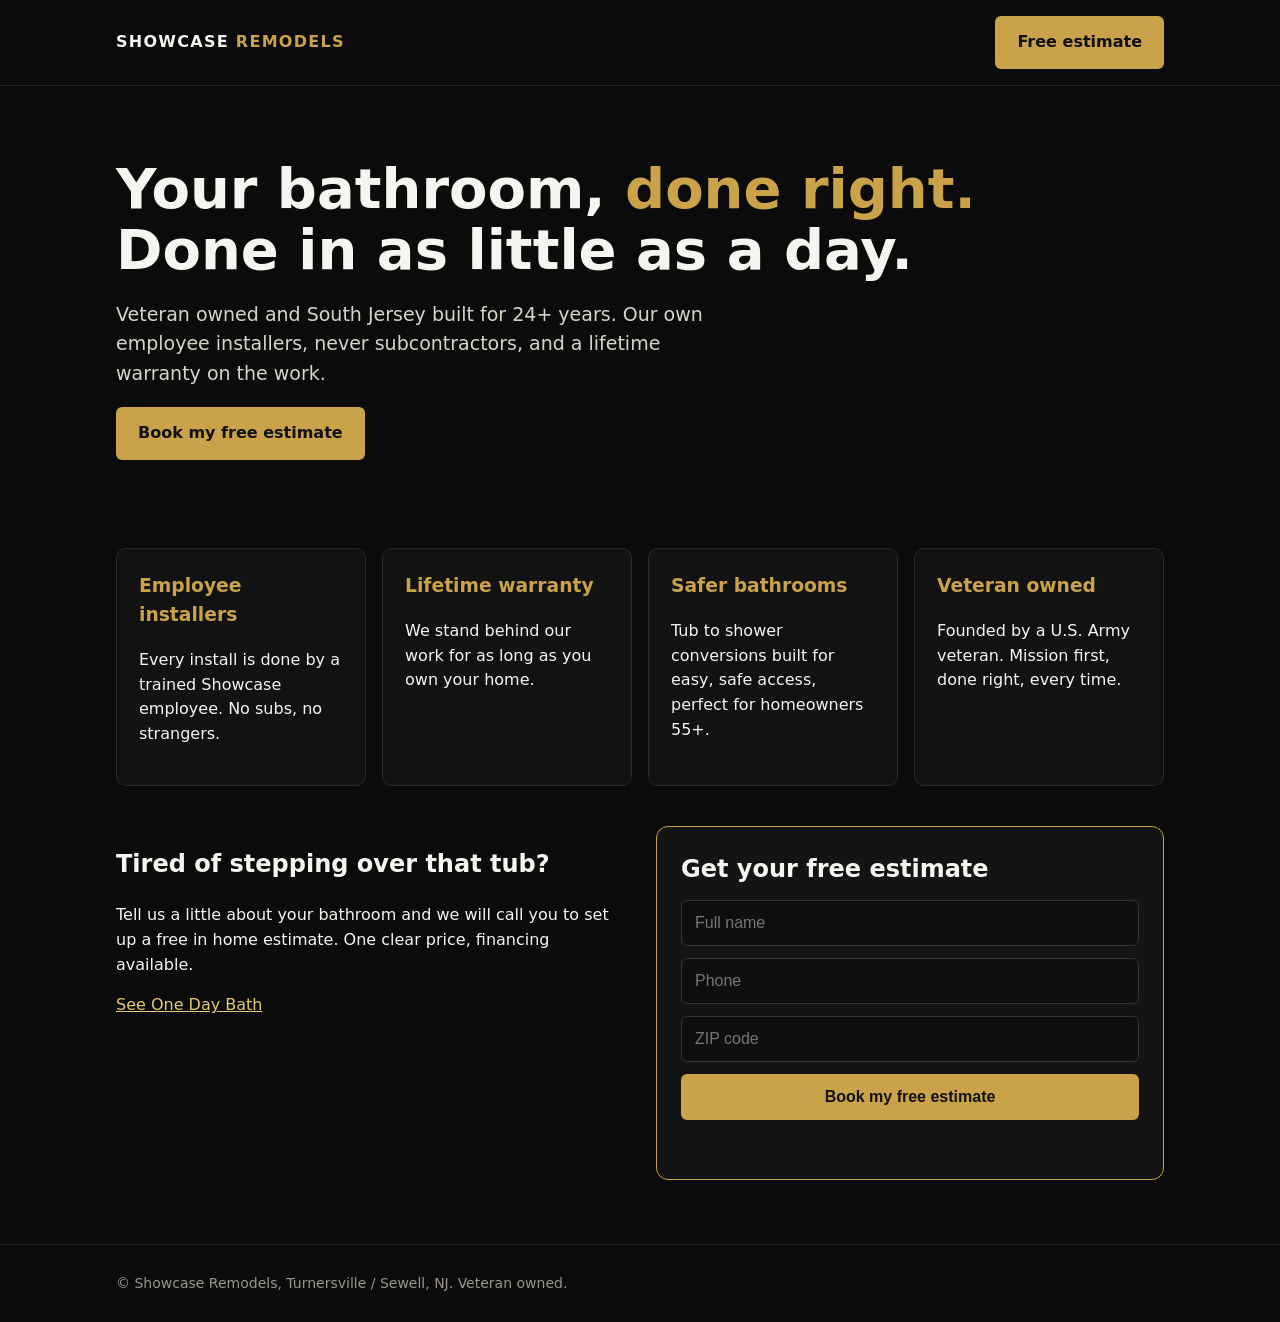
<file: site/index.html>
<!doctype html><html lang="en"><head><meta charset="utf-8"><meta name="viewport" content="width=device-width,initial-scale=1">
<title>Showcase Remodels | South Jersey Bathroom Remodeling</title>
<meta name="description" content="Veteran owned South Jersey bathroom remodeler. Employee installers, lifetime warranty, tub to shower conversions done in as little as a day.">
<link rel="stylesheet" href="assets/style.css"></head><body>
<header><div class="wrap"><div class="logo">Showcase <span>Remodels</span></div><a class="btn" href="#estimate">Free estimate</a></div></header>
<main class="wrap">
<section class="hero"><h1>Your bathroom, <em>done right.</em><br>Done in as little as a day.</h1>
<p>Veteran owned and South Jersey built for 24+ years. Our own employee installers, never subcontractors, and a lifetime warranty on the work.</p>
<a class="btn" href="#estimate">Book my free estimate</a></section>
<section class="grid">
<div class="card"><h3>Employee installers</h3><p>Every install is done by a trained Showcase employee. No subs, no strangers.</p></div>
<div class="card"><h3>Lifetime warranty</h3><p>We stand behind our work for as long as you own your home.</p></div>
<div class="card"><h3>Safer bathrooms</h3><p>Tub to shower conversions built for easy, safe access, perfect for homeowners 55+.</p></div>
<div class="card"><h3>Veteran owned</h3><p>Founded by a U.S. Army veteran. Mission first, done right, every time.</p></div>
</section>
<section id="estimate" style="display:grid;gap:32px;grid-template-columns:repeat(auto-fit,minmax(280px,1fr));align-items:start">
<div><h2>Tired of stepping over that tub?</h2><p>Tell us a little about your bathroom and we will call you to set up a free in home estimate. One clear price, financing available.</p><p><a href="one-day-bath/">See One Day Bath</a></p></div>
<form data-lead="website"><h2 style="margin:0">Get your free estimate</h2><input name="name" placeholder="Full name" autocomplete="name"><input name="phone" type="tel" placeholder="Phone" autocomplete="tel"><input name="zip" placeholder="ZIP code" inputmode="numeric"><button class="btn" type="submit">Book my free estimate</button><div class="msg" aria-live="polite"></div></form>
</section></main>
<footer><div class="wrap">&copy; Showcase Remodels, Turnersville / Sewell, NJ. Veteran owned.</div></footer>
<script src="assets/site.js"></script></body></html>
</file>
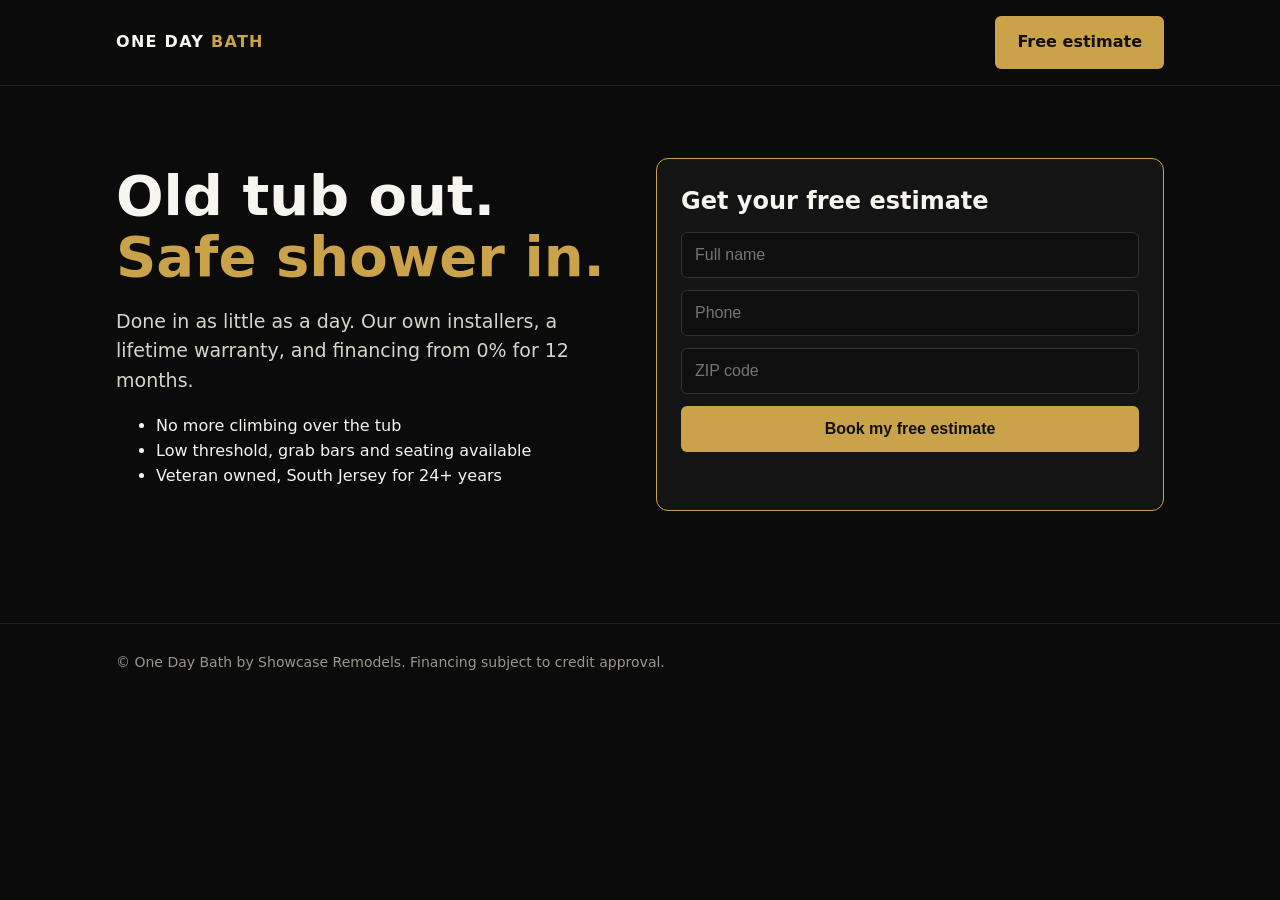
<file: site/one-day-bath/index.html>
<!doctype html><html lang="en"><head><meta charset="utf-8"><meta name="viewport" content="width=device-width,initial-scale=1">
<title>One Day Bath | Tub to Shower in as Little as a Day</title>
<meta name="description" content="Replace your old tub with a safe, beautiful walk in shower, done in as little as a day by Showcase Remodels employee installers.">
<link rel="stylesheet" href="../assets/style.css"></head><body>
<header><div class="wrap"><div class="logo">One Day <span>Bath</span></div><a class="btn" href="#estimate">Free estimate</a></div></header>
<main class="wrap">
<section class="hero" style="display:grid;gap:32px;grid-template-columns:repeat(auto-fit,minmax(300px,1fr));align-items:center">
<div><h1>Old tub out. <em>Safe shower in.</em></h1><p>Done in as little as a day. Our own installers, a lifetime warranty, and financing from 0% for 12 months.</p>
<ul><li>No more climbing over the tub</li><li>Low threshold, grab bars and seating available</li><li>Veteran owned, South Jersey for 24+ years</li></ul></div>
<div id="estimate"><form data-lead="odb-landing"><h2 style="margin:0">Get your free estimate</h2><input name="name" placeholder="Full name" autocomplete="name"><input name="phone" type="tel" placeholder="Phone" autocomplete="tel"><input name="zip" placeholder="ZIP code" inputmode="numeric"><button class="btn" type="submit">Book my free estimate</button><div class="msg" aria-live="polite"></div></form></div></section></main>
<footer><div class="wrap">&copy; One Day Bath by Showcase Remodels. Financing subject to credit approval.</div></footer>
<script src="../assets/site.js"></script></body></html>
</file>
<file: site/assets/style.css>
:root{--black:#0b0b0b;--gold:#c9a24a;--gold2:#e6c873;--white:#f7f5f0;--gray:#9a968c}
*{box-sizing:border-box}body{margin:0;font-family:system-ui,-apple-system,Segoe UI,Roboto,sans-serif;background:var(--black);color:var(--white);line-height:1.55}
a{color:var(--gold2)}.wrap{max-width:1080px;margin:0 auto;padding:0 16px}
header{border-bottom:1px solid #222}header .wrap{display:flex;justify-content:space-between;align-items:center;padding:16px}
.logo{font-weight:800;letter-spacing:.08em;text-transform:uppercase}.logo span{color:var(--gold)}
.btn{display:inline-block;background:var(--gold);color:#111;padding:14px 22px;border-radius:6px;font-weight:700;text-decoration:none;border:0;cursor:pointer;font-size:16px}
.btn:hover{background:var(--gold2)}
.hero{padding:72px 0 48px}.hero h1{font-size:clamp(32px,6vw,56px);line-height:1.1;margin:0 0 16px}.hero h1 em{color:var(--gold);font-style:normal}
.hero p{font-size:19px;color:#d8d4ca;max-width:620px}
.grid{display:grid;grid-template-columns:repeat(auto-fit,minmax(240px,1fr));gap:16px;margin:40px 0}
.card{border:1px solid #2a2a2a;border-radius:10px;padding:22px;background:#121212}.card h3{color:var(--gold);margin-top:0}
form{background:#141414;border:1px solid var(--gold);border-radius:12px;padding:24px;display:grid;gap:12px;max-width:520px}
input,select{width:100%;padding:13px;border-radius:6px;border:1px solid #333;background:#0f0f0f;color:var(--white);font-size:16px}
.msg{min-height:1.4em;color:var(--gold2)}footer{border-top:1px solid #222;margin-top:64px;padding:28px 0;color:var(--gray);font-size:14px}
</file>
